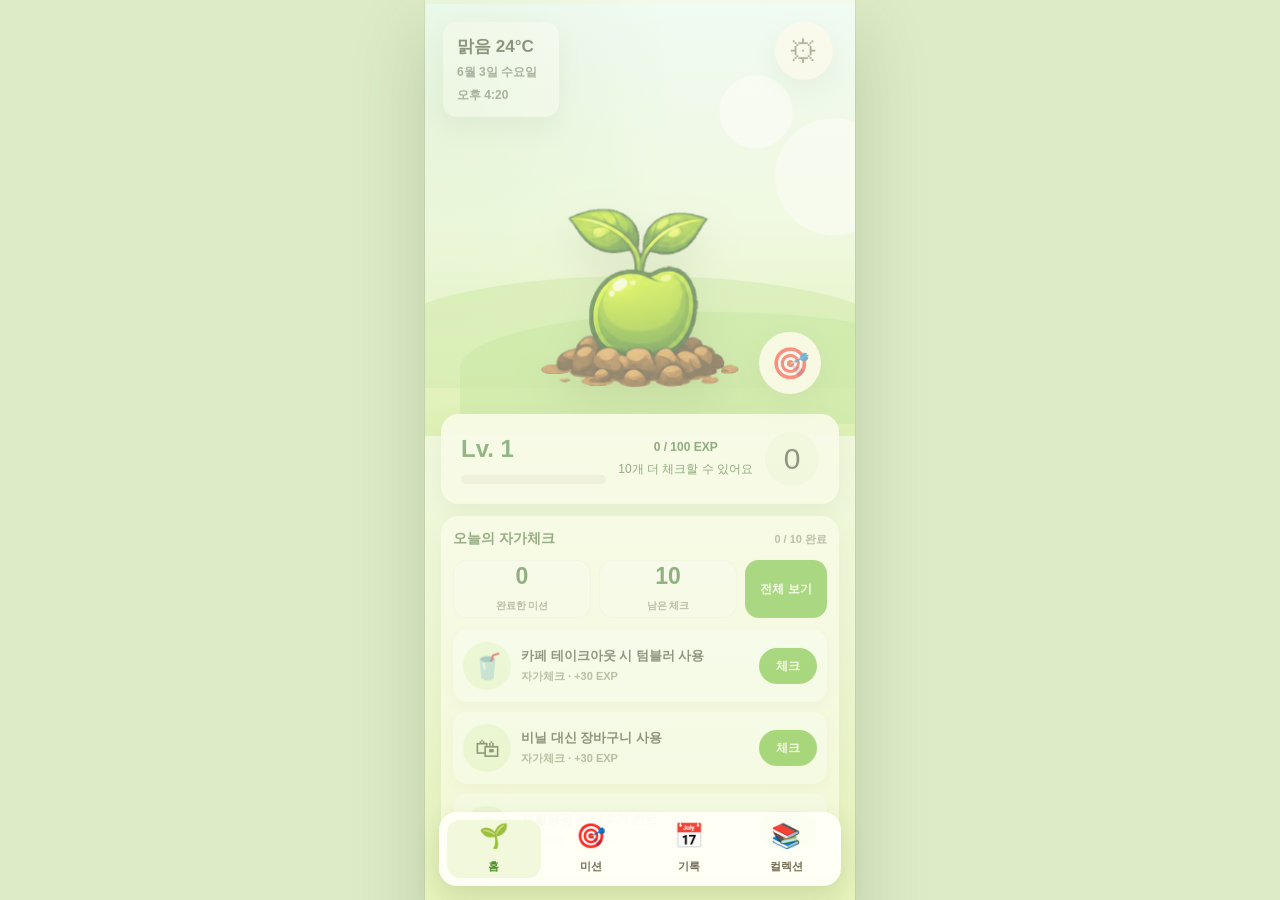
<file: index.html>
<!doctype html>
<html lang="ko">
  <head>
    <meta charset="utf-8" />
    <meta name="viewport" content="width=device-width, initial-scale=1" />
    <title>강낭콩 키우기</title>
    <meta http-equiv="refresh" content="0; url=./bean_grow_html/index.html" />
    <link rel="canonical" href="./bean_grow_html/index.html" />
    <style>
      body {
        margin: 0;
        min-height: 100vh;
        display: grid;
        place-items: center;
        background: #eef7d7;
        color: #315f26;
        font-family: Arial, "Malgun Gothic", sans-serif;
      }

      a {
        color: inherit;
        font-weight: 800;
      }
    </style>
  </head>
  <body>
    <a href="./bean_grow_html/index.html">강낭콩 키우기 열기</a>
  </body>
</html>
</file>
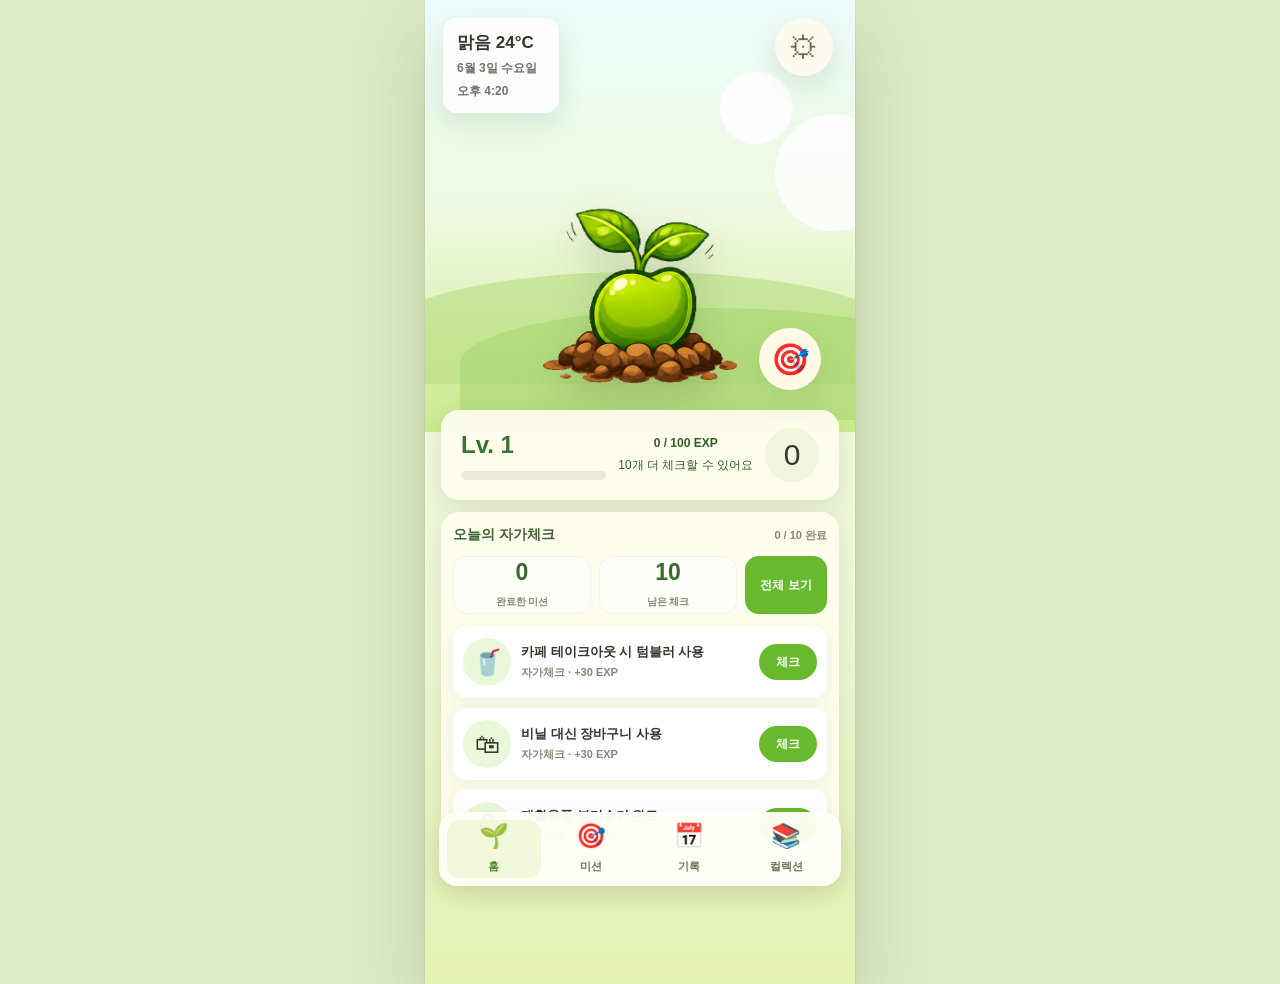
<file: bean_grow_html/index.html>
<!doctype html>
<html lang="ko">
  <head>
    <meta charset="utf-8" />
    <meta name="viewport" content="width=device-width, initial-scale=1" />
    <title>강낭콩 키우기 - 홈</title>
    <link rel="stylesheet" href="./styles.css" />
  </head>
  <body>
    <main class="app" aria-label="강낭콩 키우기">
      <section class="screen screen-home active">
        <div class="sky">
          <div class="weather">
            <strong>맑음 24°C</strong>
            <span>6월 3일 수요일</span>
            <span>오후 4:20</span>
          </div>
          <button class="gear" data-nav="settings" aria-label="설정으로 이동">⚙</button>
          <div class="garden" id="gardenDrop">
            <img
              src="./assets/bean-stage1.gif"
              alt="강낭콩 캐릭터"
              class="hero-bean"
              id="stageBean"
              data-stage="1"
              role="button"
              tabindex="0"
            />
            <div class="water-effect" aria-hidden="true">💧</div>
          </div>
          <button class="water-can" id="waterCan" aria-label="미션 화면으로 이동">🎯</button>
        </div>

        <div class="content home-content">
          <section class="level-panel">
            <div>
              <p class="level" id="levelText">Lv. 1</p>
              <div class="bar"><span id="homeExp" style="width: 0%"></span></div>
            </div>
            <div class="exp">
              <strong id="expText">0 / 100 EXP</strong>
              <span id="waterHint">오늘의 미션을 체크하면 콩이 성장합니다</span>
            </div>
            <div class="reward-icon" id="clearCountBadge">0</div>
          </section>

          <section class="mission-panel">
            <header>
              <h2>오늘의 자가체크</h2>
              <span id="homeProgressText">0 / 10 완료</span>
            </header>
            <div class="home-check-summary">
              <div>
                <strong id="homeClearBig">0</strong>
                <span>완료한 미션</span>
              </div>
              <div>
                <strong id="homeRemainBig">10</strong>
                <span>남은 체크</span>
              </div>
              <a href="./missions.html">전체 보기</a>
            </div>
            <div id="homeMissionList" class="home-mission-list"></div>
          </section>
        </div>
      </section>

      <nav class="bottom-nav" aria-label="하단 메뉴">
        <a class="active" href="./index.html"><span>🌱</span>홈</a>
        <a href="./missions.html"><span>🎯</span>미션</a>
        <a href="./records.html"><span>📅</span>기록</a>
        <a href="./collection.html"><span>📚</span>컬렉션</a>
      </nav>
    </main>
    <script src="./script.js"></script>
  </body>
</html>
</file>
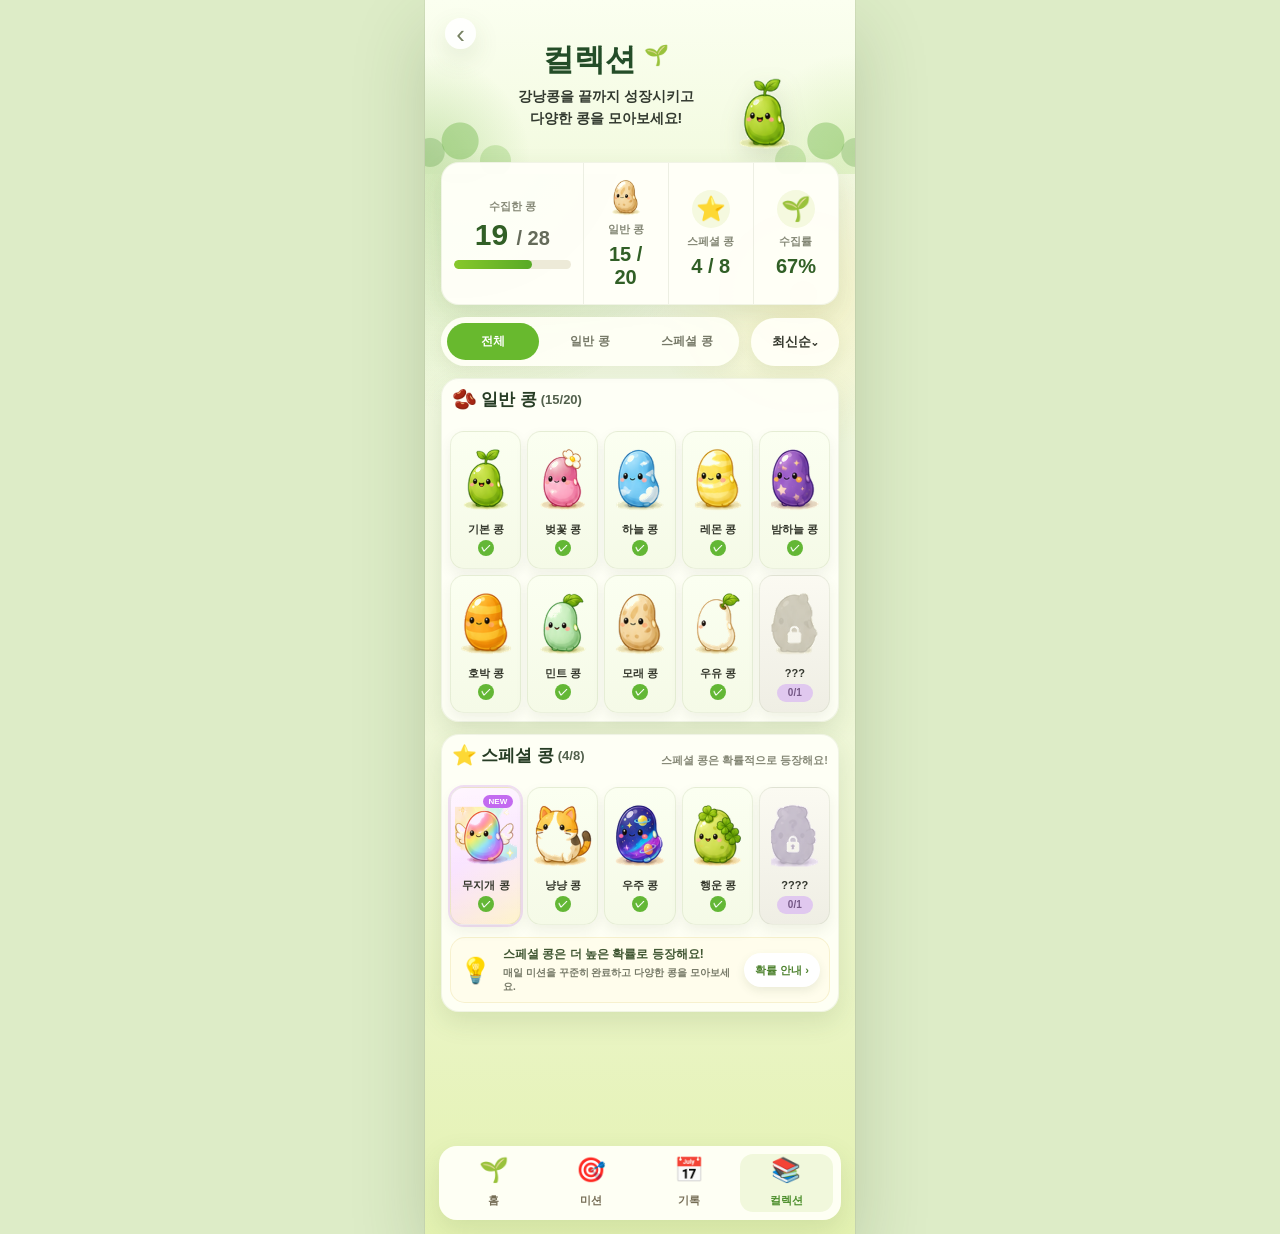
<file: bean_grow_html/collection.html>
<!doctype html>
<html lang="ko">
  <head>
    <meta charset="utf-8" />
    <meta name="viewport" content="width=device-width, initial-scale=1" />
    <title>강낭콩 키우기 - 컬렉션</title>
    <link rel="stylesheet" href="./styles.css" />
  </head>
  <body>
    <main class="app" aria-label="강낭콩 컬렉션">
      <section class="screen screen-collection active">
        <header class="page-head collection-head">
          <button class="back" data-nav="home" aria-label="홈으로 이동">‹</button>
          <div class="collection-title">
            <h1>컬렉션 <span>🌱</span></h1>
            <p>강낭콩을 끝까지 성장시키고<br />다양한 콩을 모아보세요!</p>
          </div>
          <img class="collection-mascot" src="./assets/beans/basic.png" alt="기본 강낭콩 캐릭터" />
        </header>

        <div class="content collection-content">
          <section class="collect-stats stats-card" aria-label="수집 현황">
            <div class="primary-stat">
              <small>수집한 콩</small>
              <strong>19 <em>/ 28</em></strong>
              <div class="bar"><span style="width: 67%"></span></div>
            </div>
            <div class="stat-item">
              <img src="./assets/beans/sand.png" alt="" />
              <small>일반 콩</small>
              <strong>15 / 20</strong>
            </div>
            <div class="stat-item">
              <span class="stat-symbol">⭐</span>
              <small>스페셜 콩</small>
              <strong>4 / 8</strong>
            </div>
            <div class="stat-item">
              <span class="stat-symbol">🌱</span>
              <small>수집률</small>
              <strong>67%</strong>
            </div>
          </section>

          <div class="collection-controls">
            <div class="tabs">
              <button class="active" data-filter="all">전체</button>
              <button data-filter="normal">일반 콩</button>
              <button data-filter="special">스페셜 콩</button>
            </div>
            <button class="sort-button" type="button">최신순⌄</button>
          </div>

          <section class="collection-group" data-group="normal">
            <div class="section-title">
              <h2><span>🫘</span> 일반 콩 <em>(15/20)</em></h2>
            </div>
            <div class="bean-grid">
              <article class="bean-card owned"><img src="./assets/beans/basic.png" alt="기본 콩" /><b>기본 콩</b><span>✓</span></article>
              <article class="bean-card owned"><img src="./assets/beans/blossom.png" alt="벚꽃 콩" /><b>벚꽃 콩</b><span>✓</span></article>
              <article class="bean-card owned"><img src="./assets/beans/sky.png" alt="하늘 콩" /><b>하늘 콩</b><span>✓</span></article>
              <article class="bean-card owned"><img src="./assets/beans/lemon.png" alt="레몬 콩" /><b>레몬 콩</b><span>✓</span></article>
              <article class="bean-card owned"><img src="./assets/beans/night.png" alt="밤하늘 콩" /><b>밤하늘 콩</b><span>✓</span></article>
              <article class="bean-card owned"><img src="./assets/beans/sunset.png" alt="호박 콩" /><b>호박 콩</b><span>✓</span></article>
              <article class="bean-card owned"><img src="./assets/beans/mint.png" alt="민트 콩" /><b>민트 콩</b><span>✓</span></article>
              <article class="bean-card owned"><img src="./assets/beans/sand.png" alt="모래 콩" /><b>모래 콩</b><span>✓</span></article>
              <article class="bean-card owned"><img src="./assets/beans/milk.png" alt="우유 콩" /><b>우유 콩</b><span>✓</span></article>
              <article class="bean-card locked"><img src="./assets/beans/locked-normal.png" alt="잠긴 콩" /><b>???</b><span>0/1</span></article>
            </div>
          </section>

          <section class="collection-group" data-group="special">
            <div class="section-title">
              <h2><span>⭐</span> 스페셜 콩 <em>(4/8)</em></h2>
              <span>스페셜 콩은 확률적으로 등장해요!</span>
            </div>
            <div class="bean-grid special">
              <article class="bean-card owned new"><img src="./assets/beans/rainbow.png" alt="무지개 콩" /><b>무지개 콩</b><span>✓</span></article>
              <article class="bean-card owned"><img src="./assets/beans/cat.png" alt="냥냥 콩" /><b>냥냥 콩</b><span>✓</span></article>
              <article class="bean-card owned"><img src="./assets/beans/space.png" alt="우주 콩" /><b>우주 콩</b><span>✓</span></article>
              <article class="bean-card owned"><img src="./assets/beans/lucky.png" alt="행운 콩" /><b>행운 콩</b><span>✓</span></article>
              <article class="bean-card locked"><img src="./assets/beans/locked-special.png" alt="잠긴 스페셜 콩" /><b>????</b><span>0/1</span></article>
            </div>
            <aside class="probability-note">
              <span>💡</span>
              <p><b>스페셜 콩은 더 높은 확률로 등장해요!</b><small>매일 미션을 꾸준히 완료하고 다양한 콩을 모아보세요.</small></p>
              <button type="button">확률 안내 ›</button>
            </aside>
          </section>
        </div>
      </section>

      <nav class="bottom-nav" aria-label="하단 메뉴">
        <a href="./index.html"><span>🌱</span>홈</a>
        <a href="./missions.html"><span>🎯</span>미션</a>
        <a href="./records.html"><span>📅</span>기록</a>
        <a class="active" href="./collection.html"><span>📚</span>컬렉션</a>
      </nav>
    </main>
    <script src="./script.js"></script>
  </body>
</html>
</file>
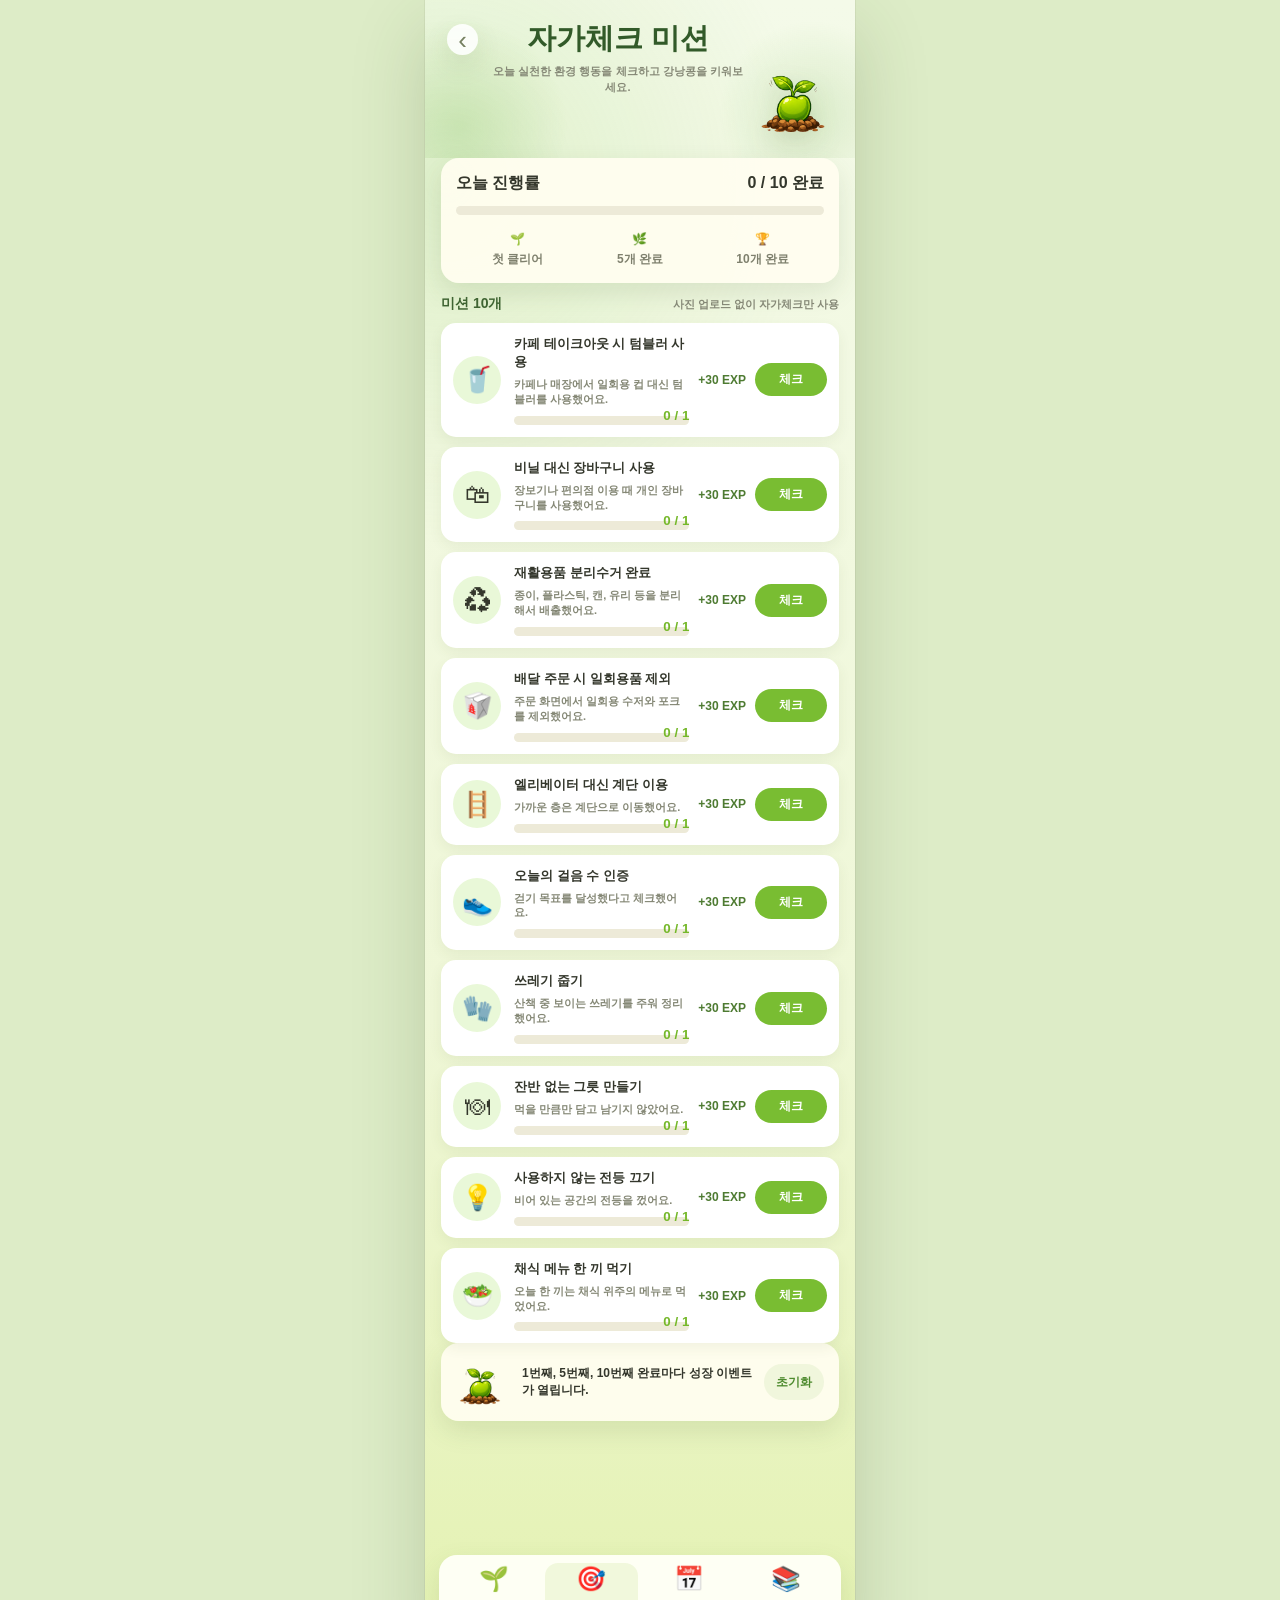
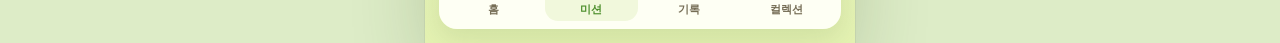
<file: bean_grow_html/missions.html>
<!doctype html>
<html lang="ko">
  <head>
    <meta charset="utf-8" />
    <meta name="viewport" content="width=device-width, initial-scale=1" />
    <title>강낭콩 키우기 - 미션</title>
    <link rel="stylesheet" href="./styles.css" />
  </head>
  <body>
    <main class="app" aria-label="자가체크 미션">
      <section class="screen screen-missions active">
        <header class="page-head">
          <button class="back" data-nav="home" aria-label="홈으로 이동">‹</button>
          <div>
            <h1>자가체크 미션</h1>
            <p>오늘 실천한 환경 행동을 체크하고 강낭콩을 키워보세요.</p>
          </div>
          <img src="./assets/bean-stage1.gif" alt="" />
        </header>
        <div class="content">
          <section class="weekly-progress">
            <div class="row-between">
              <strong>오늘 진행률</strong>
              <b id="missionProgressText">0 / 10 완료</b>
            </div>
            <div class="bar"><span id="missionProgressBar" style="width: 0%"></span></div>
            <div class="milestones">
              <span id="milestone1">🌱<em>첫 클리어</em></span>
              <span id="milestone5">🌿<em>5개 완료</em></span>
              <span id="milestone10">🏆<em>10개 완료</em></span>
            </div>
          </section>

          <div class="section-title">
            <h2>미션 10개</h2>
            <span>사진 업로드 없이 자가체크만 사용</span>
          </div>
          <div class="mission-list" id="missionCheckList"></div>

          <section class="bonus">
            <img src="./assets/bean-stage1.gif" alt="" />
            <p>1번째, 5번째, 10번째 완료마다 성장 이벤트가 열립니다.</p>
            <button class="ghost reset-progress" id="resetProgress" type="button">초기화</button>
          </section>
        </div>
      </section>

      <nav class="bottom-nav" aria-label="하단 메뉴">
        <a href="./index.html"><span>🌱</span>홈</a>
        <a class="active" href="./missions.html"><span>🎯</span>미션</a>
        <a href="./records.html"><span>📅</span>기록</a>
        <a href="./collection.html"><span>📚</span>컬렉션</a>
      </nav>
    </main>
    <script src="./script.js"></script>
  </body>
</html>
</file>
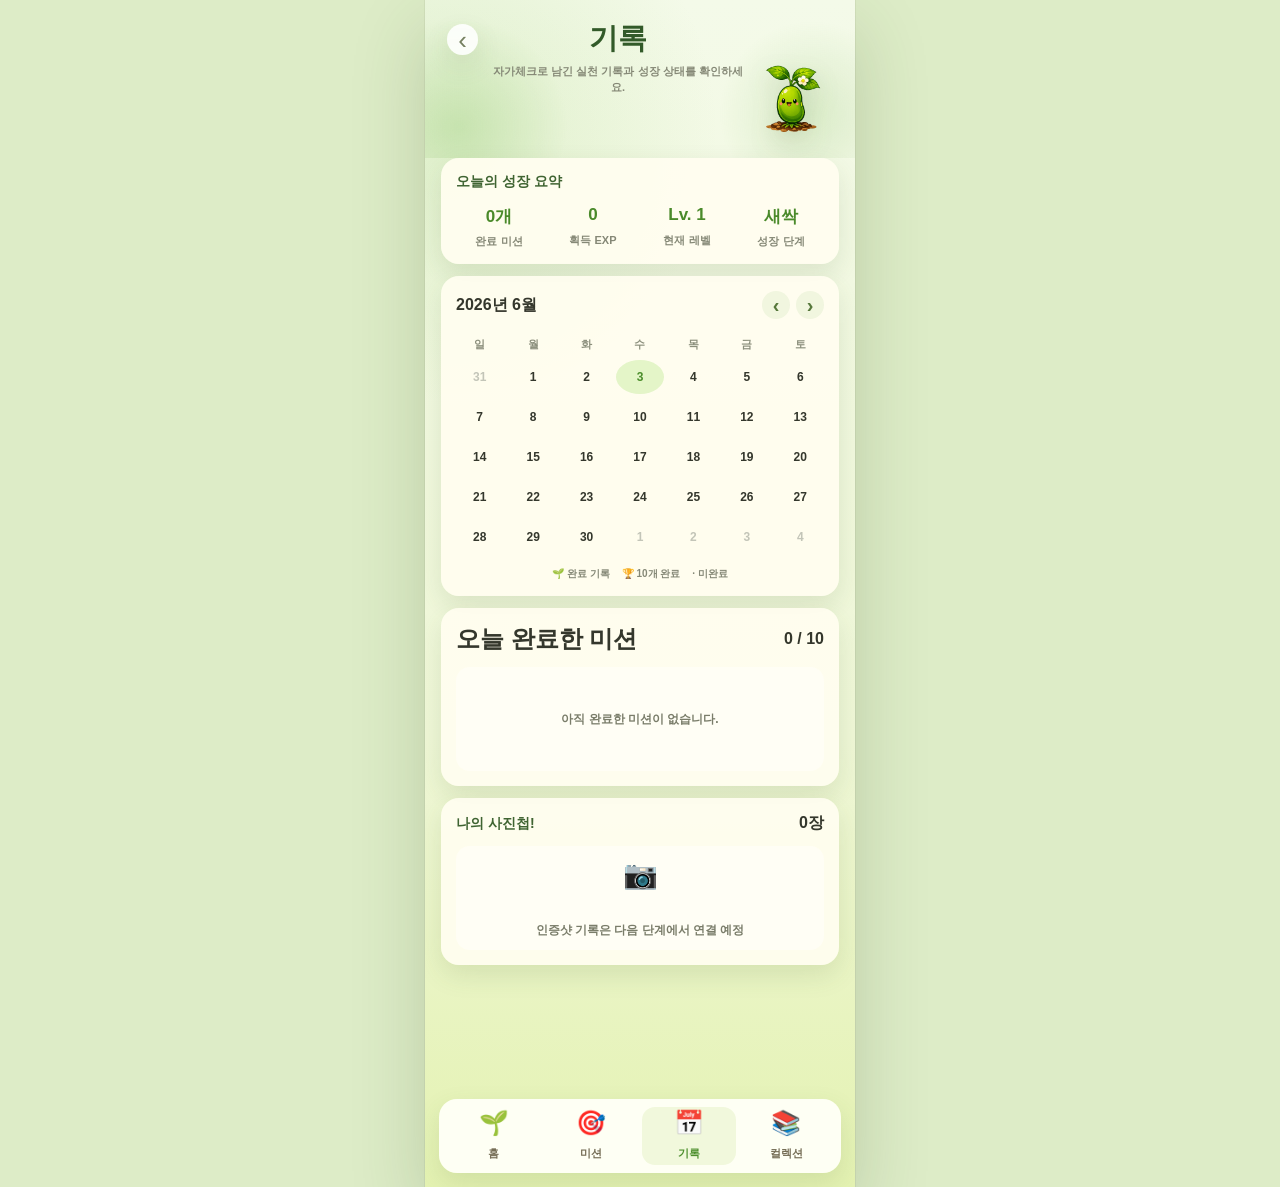
<file: bean_grow_html/records.html>
<!doctype html>
<html lang="ko">
  <head>
    <meta charset="utf-8" />
    <meta name="viewport" content="width=device-width, initial-scale=1" />
    <title>강낭콩 키우기 - 기록</title>
    <link rel="stylesheet" href="./styles.css" />
  </head>
  <body>
    <main class="app" aria-label="기록">
      <section class="screen screen-records active">
        <header class="page-head">
          <button class="back" data-nav="home" aria-label="홈으로 이동">‹</button>
          <div>
            <h1>기록</h1>
            <p>자가체크로 남긴 실천 기록과 성장 상태를 확인하세요.</p>
          </div>
          <img src="./assets/bean-stage2.gif" alt="" />
        </header>
        <div class="content">
          <section class="summary app-summary">
            <h2>오늘의 성장 요약</h2>
            <div>
              <span><b id="recordClearDays">0개</b><em>완료 미션</em></span>
              <span><b id="recordExp">0</b><em>획득 EXP</em></span>
              <span><b id="recordLevel">Lv. 1</b><em>현재 레벨</em></span>
              <span><b id="recordStage">새싹</b><em>성장 단계</em></span>
            </div>
          </section>

          <section class="calendar">
            <div class="row-between">
              <strong id="monthLabel">2026년 6월</strong>
              <span class="calendar-arrows"><button id="prevMonth">‹</button><button id="nextMonth">›</button></span>
            </div>
            <div class="weekdays">
              <b>일</b><b>월</b><b>화</b><b>수</b><b>목</b><b>금</b><b>토</b>
            </div>
            <div class="dates" id="calendarDates">
              <span class="muted">31</span><span>1</span><span>2</span><span class="today">3</span><span>4</span><span>5</span><span>6</span>
              <span>7</span><span>8</span><span>9</span><span>10</span><span>11</span><span>12</span><span>13</span>
              <span>14</span><span>15</span><span>16</span><span>17</span><span>18</span><span>19</span><span>20</span>
              <span>21</span><span>22</span><span>23</span><span>24</span><span>25</span><span>26</span><span>27</span>
              <span>28</span><span>29</span><span>30</span><span class="muted">1</span><span class="muted">2</span><span class="muted">3</span><span class="muted">4</span>
            </div>
            <div class="legend"><span>🌱 완료 기록</span><span>🏆 10개 완료</span><span>· 미완료</span></div>
          </section>

          <section class="done-list">
            <div class="row-between">
              <h2>오늘 완료한 미션</h2>
              <strong id="doneListCount">0 / 10</strong>
            </div>
            <div id="doneMissionList"></div>
          </section>

          <section class="photo-album">
            <div class="row-between">
              <h2>나의 사진첩!</h2>
              <strong id="albumCount">0장</strong>
            </div>
            <div class="album-empty">
              <span>📷</span>
              <p>인증샷 기록은 다음 단계에서 연결 예정</p>
            </div>
          </section>
        </div>
      </section>

      <nav class="bottom-nav" aria-label="하단 메뉴">
        <a href="./index.html"><span>🌱</span>홈</a>
        <a href="./missions.html"><span>🎯</span>미션</a>
        <a class="active" href="./records.html"><span>📅</span>기록</a>
        <a href="./collection.html"><span>📚</span>컬렉션</a>
      </nav>
    </main>
    <script src="./script.js"></script>
  </body>
</html>
</file>
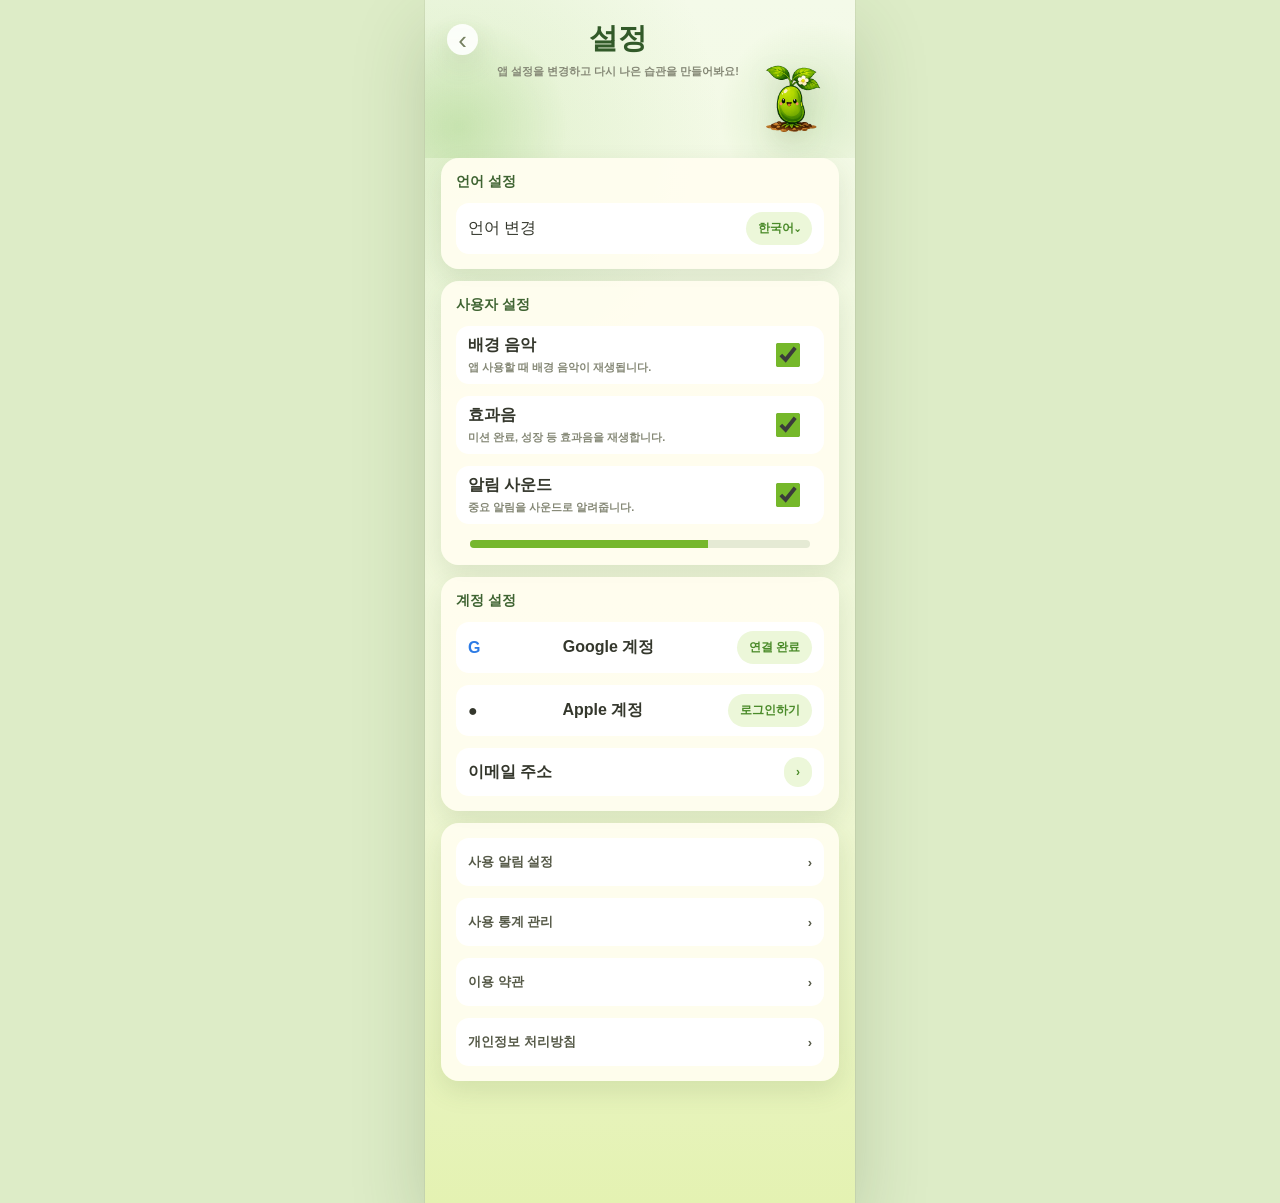
<file: bean_grow_html/settings.html>
<!doctype html>
<html lang="ko">
  <head>
    <meta charset="utf-8" />
    <meta name="viewport" content="width=device-width, initial-scale=1" />
    <title>강낭콩 키우기 - 설정</title>
    <link rel="stylesheet" href="./styles.css" />
  </head>
  <body>
    <main class="app" aria-label="설정">
      <section class="screen screen-settings active">
        <header class="page-head">
          <button class="back" data-nav="home" aria-label="홈으로 이동">‹</button>
          <div>
            <h1>설정</h1>
            <p>앱 설정을 변경하고 다시 나은 습관을 만들어봐요!</p>
          </div>
          <img src="./assets/bean-stage2.gif" alt="" />
        </header>
        <div class="content">
          <section class="settings-card">
            <h2>언어 설정</h2>
            <label class="select-row"><span>언어 변경</span><button id="languageBtn">한국어⌄</button></label>
          </section>
          <section class="settings-card">
            <h2>사용자 설정</h2>
            <label class="setting-row">
              <span><b>배경 음악</b><em>앱 사용할 때 배경 음악이 재생됩니다.</em></span>
              <input type="checkbox" checked />
            </label>
            <label class="setting-row">
              <span><b>효과음</b><em>미션 완료, 성장 등 효과음을 재생합니다.</em></span>
              <input type="checkbox" checked />
            </label>
            <label class="setting-row">
              <span><b>알림 사운드</b><em>중요 알림을 사운드로 알려줍니다.</em></span>
              <input type="checkbox" checked />
            </label>
            <div class="slider"><span style="width: 70%"></span></div>
          </section>
          <section class="settings-card">
            <h2>계정 설정</h2>
            <button class="account google">Google 계정 <b>연결 완료</b></button>
            <button class="account apple">Apple 계정 <b>로그인하기</b></button>
            <button class="account">이메일 주소 <b>›</b></button>
          </section>
          <section class="settings-card menu-list">
            <button>사용 알림 설정 <b>›</b></button>
            <button>사용 통계 관리 <b>›</b></button>
            <button>이용 약관 <b>›</b></button>
            <button>개인정보 처리방침 <b>›</b></button>
          </section>
        </div>
      </section>
    </main>
    <script src="./script.js"></script>
  </body>
</html>
</file>
<file: bean_grow_html/styles.css>
:root {
  --green: #75b82a;
  --deep: #315f26;
  --mint: #e9f8e8;
  --cream: #fffdf0;
  --line: #ecead8;
  --text: #34372c;
  --muted: #858876;
  --shadow: 0 10px 26px rgba(70, 97, 47, 0.13);
}

* {
  box-sizing: border-box;
}

body {
  margin: 0;
  min-height: 100svh;
  display: grid;
  place-items: start center;
  background: #ddecc7;
  color: var(--text);
  font-family: Arial, "Apple SD Gothic Neo", "Malgun Gothic", sans-serif;
}

button {
  border: 0;
  font: inherit;
  cursor: pointer;
}

a {
  color: inherit;
  text-decoration: none;
}

.app {
  position: relative;
  width: min(100vw, 430px);
  min-height: 100svh;
  overflow: hidden;
  background:
    radial-gradient(circle at 5% 11%, rgba(149, 204, 105, 0.22), transparent 24%),
    linear-gradient(180deg, #f4fae9 0%, #eff7d7 62%, #e4f2b2 100%);
  box-shadow: 0 0 0 1px rgba(52, 55, 44, 0.06), 0 30px 70px rgba(49, 77, 32, 0.2);
}

.screen {
  display: none;
  min-height: 100svh;
  padding-bottom: 92px;
  animation: rise 280ms ease both;
}

.screen.active {
  display: block;
}

.content {
  position: relative;
  z-index: 2;
  padding: 0 16px 18px;
}

.sky {
  position: relative;
  min-height: 432px;
  background:
    radial-gradient(circle at 77% 25%, rgba(255, 255, 255, 0.9) 0 36px, transparent 37px),
    radial-gradient(circle at 95% 40%, rgba(255, 255, 255, 0.78) 0 58px, transparent 59px),
    linear-gradient(180deg, #ecfbfb 0%, #eef9de 52%, #cce98d 100%);
  overflow: hidden;
}

.sky::before,
.sky::after {
  content: "";
  position: absolute;
  left: -35px;
  right: -35px;
  bottom: 48px;
  height: 112px;
  border-radius: 50% 50% 0 0;
  background: #b8df83;
  opacity: 0.62;
}

.sky::after {
  bottom: 12px;
  background: #a9d972;
  transform: translateX(70px);
}

.weather {
  position: absolute;
  top: 18px;
  left: 18px;
  z-index: 3;
  width: 116px;
  padding: 13px 14px;
  display: grid;
  gap: 6px;
  border-radius: 14px;
  background: rgba(255, 255, 255, 0.8);
  box-shadow: var(--shadow);
}

.weather strong {
  font-size: 17px;
}

.weather span {
  color: #6f7468;
  font-size: 12px;
  font-weight: 700;
}

.gear {
  position: absolute;
  top: 18px;
  right: 22px;
  z-index: 3;
  width: 58px;
  height: 58px;
  border-radius: 50%;
  background: #fffaf0;
  color: #71684f;
  box-shadow: var(--shadow);
  font-size: 30px;
}

.garden {
  position: absolute;
  z-index: 2;
  left: 50%;
  bottom: 28px;
  width: 280px;
  height: 314px;
  transform: translateX(-50%);
  display: grid;
  place-items: end center;
}

.hero-bean {
  width: 236px;
  height: 260px;
  object-fit: contain;
  cursor: pointer;
  filter: drop-shadow(0 20px 20px rgba(62, 73, 28, 0.2));
  animation: idle 2.8s ease-in-out infinite;
}

.hero-bean:focus-visible {
  outline: 4px solid rgba(117, 184, 42, 0.45);
  outline-offset: 8px;
  border-radius: 28px;
}

.hero-bean.stage-pop {
  animation: pop 360ms ease both, idle 2.8s ease-in-out 360ms infinite;
}

.water-can {
  position: absolute;
  right: 34px;
  bottom: 42px;
  z-index: 4;
  width: 62px;
  height: 62px;
  border-radius: 50%;
  background: #fff9e7;
  box-shadow: var(--shadow);
  font-size: 31px;
  touch-action: none;
  transition: transform 180ms ease, box-shadow 180ms ease;
}

.water-can.dragging {
  transform: scale(1.08);
  box-shadow: 0 18px 34px rgba(59, 91, 36, 0.24);
}

.water-effect {
  position: absolute;
  top: 50px;
  right: 94px;
  opacity: 0;
  font-size: 33px;
  transform: translateY(-8px);
  pointer-events: none;
}

.garden.watered .water-effect {
  animation: splash 850ms ease both;
}

.home-content {
  margin-top: -22px;
}

.level-panel,
.mission-panel,
.weekly-progress,
.calendar,
.done-list,
.summary,
.collect-stats,
.collection-group,
.settings-card,
.bonus {
  border-radius: 18px;
  background: rgba(255, 253, 240, 0.94);
  box-shadow: var(--shadow);
}

.level-panel {
  display: grid;
  grid-template-columns: 1fr auto 54px;
  gap: 12px;
  align-items: center;
  padding: 18px 20px;
}

.level {
  margin: 0 0 12px;
  color: #397532;
  font-size: 24px;
  font-weight: 900;
}

.exp {
  display: grid;
  gap: 7px;
  text-align: center;
  color: var(--deep);
  font-size: 12px;
}

.reward-icon {
  width: 54px;
  height: 54px;
  display: grid;
  place-items: center;
  border-radius: 50%;
  background: #f1f7dd;
  font-size: 30px;
}

.bar {
  height: 9px;
  overflow: hidden;
  border-radius: 999px;
  background: #edead8;
}

.bar span {
  display: block;
  height: 100%;
  border-radius: inherit;
  background: linear-gradient(90deg, #87c82b, #58aa26);
}

.mission-panel {
  margin-top: 12px;
  padding: 14px 12px 12px;
}

.mission-panel header,
.section-title,
.row-between {
  display: flex;
  align-items: center;
  justify-content: space-between;
  gap: 8px;
}

h1,
h2,
h3,
p {
  margin: 0;
}

.mission-panel h2,
.section-title h2,
.summary h2,
.collection-group h2,
.settings-card h2 {
  color: #3f6432;
  font-size: 14px;
  font-weight: 900;
}

.mission-panel header span,
.section-title span,
.page-head p,
.wide-quest p,
.setting-row em,
.collect-stats small,
.summary em {
  color: var(--muted);
  font-size: 11px;
  font-style: normal;
  font-weight: 700;
}

.quest {
  margin-top: 10px;
  min-height: 78px;
  display: grid;
  grid-template-columns: 50px 1fr auto 36px;
  gap: 10px;
  align-items: center;
  padding: 10px;
  border-radius: 14px;
  background: white;
  box-shadow: 0 5px 14px rgba(72, 83, 48, 0.07);
}

.quest-icon {
  width: 48px;
  height: 48px;
  display: grid;
  place-items: center;
  border-radius: 50%;
  font-size: 25px;
}

.green {
  background: #e9f8d8;
}

.blue {
  background: #e5f4ff;
}

.yellow {
  background: #fff6cc;
}

.clay {
  background: #f3ead7;
}

.quest-main {
  min-width: 0;
}

.quest-main h3,
.wide-quest h3 {
  margin-bottom: 8px;
  font-size: 13px;
  font-weight: 900;
}

.quest-main small {
  float: right;
  margin-top: -17px;
  color: var(--green);
  font-weight: 900;
}

.coin {
  display: grid;
  justify-items: center;
  color: #574f31;
  font-size: 20px;
}

.coin b {
  font-size: 10px;
}

.quest button {
  width: 36px;
  height: 36px;
  border-radius: 50%;
  background: #b9b7a1;
  color: white;
  font-size: 27px;
  font-weight: 900;
}

.quest.complete button {
  background: #65b82b;
}

.page-head {
  position: relative;
  min-height: 158px;
  padding: 24px 22px 18px;
  display: grid;
  grid-template-columns: 34px 1fr 78px;
  gap: 8px;
  align-items: start;
  background:
    radial-gradient(circle at 8% 80%, rgba(136, 194, 102, 0.28), transparent 26%),
    radial-gradient(circle at 90% 72%, rgba(122, 184, 87, 0.2), transparent 23%);
}

.page-head h1 {
  color: #325a29;
  font-size: 29px;
  line-height: 1;
  text-align: center;
  letter-spacing: 0;
}

.page-head p {
  margin-top: 11px;
  text-align: center;
  line-height: 1.45;
}

.page-head img {
  width: 76px;
  height: 86px;
  object-fit: contain;
  align-self: end;
  filter: drop-shadow(0 10px 12px rgba(65, 89, 39, 0.15));
}

.back {
  width: 31px;
  height: 31px;
  border-radius: 50%;
  background: rgba(255, 255, 255, 0.86);
  color: #758060;
  box-shadow: var(--shadow);
  font-size: 26px;
  line-height: 1;
}

.weekly-progress,
.calendar,
.done-list,
.summary,
.collect-stats,
.collection-group,
.settings-card,
.bonus {
  padding: 15px;
  margin-bottom: 12px;
}

.weekly-progress .bar {
  margin: 12px 0 17px;
}

.milestones {
  display: grid;
  grid-template-columns: repeat(3, 1fr);
  text-align: center;
  color: #7f816e;
  font-size: 12px;
  font-weight: 800;
}

.milestones span {
  display: grid;
  gap: 5px;
}

.milestones em {
  font-style: normal;
}

.mission-list {
  display: grid;
  gap: 10px;
  margin-top: 10px;
}

.wide-quest {
  display: grid;
  grid-template-columns: 18px 54px 1fr auto auto;
  gap: 9px;
  align-items: center;
  padding: 12px;
  border-radius: 15px;
  background: white;
  box-shadow: 0 5px 14px rgba(72, 83, 48, 0.07);
  touch-action: none;
  user-select: none;
}

.wide-quest button {
  grid-column: 5;
  min-width: 68px;
  padding: 8px 10px;
  border-radius: 999px;
  background: #79bd32;
  color: white;
  font-size: 12px;
  font-weight: 900;
}

.wide-quest .ghost {
  background: #f0f6dc;
  color: #4d8a2e;
}

.wide-quest strong {
  color: #4e7b32;
  font-size: 12px;
}

.drag-handle {
  color: #b4b79f;
  font-size: 15px;
  font-weight: 900;
  line-height: 1;
  cursor: grab;
}

.draggable-card.lifted {
  position: fixed;
  z-index: 30;
  pointer-events: none;
  transform: scale(1.02);
  box-shadow: 0 18px 35px rgba(57, 83, 34, 0.24);
}

.drag-placeholder {
  border-radius: 15px;
  background: rgba(117, 184, 42, 0.15);
  outline: 2px dashed rgba(117, 184, 42, 0.38);
}

.bonus {
  display: grid;
  grid-template-columns: 56px 1fr auto;
  gap: 10px;
  align-items: center;
  font-size: 12px;
  font-weight: 800;
}

.bonus img {
  width: 48px;
  height: 48px;
  object-fit: contain;
}

.calendar .weekdays,
.calendar .dates {
  display: grid;
  grid-template-columns: repeat(7, 1fr);
  gap: 6px;
  text-align: center;
}

.calendar-arrows {
  display: flex;
  gap: 6px;
}

.calendar-arrows button {
  width: 28px;
  height: 28px;
  border-radius: 50%;
  background: #f1f6df;
  color: #57783c;
  font-size: 20px;
  font-weight: 900;
}

.calendar .weekdays {
  margin: 18px 0 8px;
  color: #8b8f7c;
  font-size: 11px;
}

.dates span {
  position: relative;
  min-height: 34px;
  display: grid;
  place-items: center;
  border-radius: 50%;
  font-size: 12px;
  font-weight: 800;
}

.dates .muted {
  color: #c3c5b8;
}

.dates .sprout::after {
  content: "🌱";
  position: absolute;
  bottom: -3px;
  font-size: 11px;
}

.dates .today {
  background: #e4f5c8;
  color: #4b8d2b;
}

.dates.pulse {
  animation: rise 220ms ease both;
}

.legend {
  margin-top: 13px;
  display: flex;
  justify-content: center;
  gap: 12px;
  color: #858876;
  font-size: 10px;
  font-weight: 700;
}

.done-list article {
  margin-top: 9px;
  display: grid;
  grid-template-columns: 44px 1fr auto 28px;
  gap: 8px;
  align-items: center;
  padding: 10px;
  border-radius: 14px;
  background: white;
}

.done-list article span {
  width: 42px;
  height: 42px;
  display: grid;
  place-items: center;
  border-radius: 50%;
  background: #ecf7d8;
  font-size: 23px;
}

.done-list article p {
  font-size: 13px;
  font-weight: 900;
}

.done-list article b {
  font-size: 11px;
  color: #7d7145;
}

.done-list article i {
  display: grid;
  place-items: center;
  width: 26px;
  height: 26px;
  border-radius: 50%;
  background: #68b92e;
  color: white;
  font-style: normal;
  font-weight: 900;
}

.summary div {
  display: grid;
  grid-template-columns: repeat(4, 1fr);
  gap: 8px;
  margin-top: 14px;
  text-align: center;
}

.summary span {
  display: grid;
  gap: 6px;
}

.summary b {
  color: #4a8a2a;
  font-size: 17px;
}

.collect-stats {
  display: grid;
  grid-template-columns: 1.25fr 1fr 1fr;
  gap: 12px;
}

.collect-stats div {
  min-width: 0;
  display: grid;
  gap: 6px;
}

.collect-stats strong {
  color: #315f26;
  font-size: 20px;
}

.tabs {
  display: grid;
  grid-template-columns: 1fr 1fr 1fr 1.1fr;
  gap: 5px;
  margin: 0 0 12px;
  padding: 7px;
  border-radius: 999px;
  background: rgba(255, 253, 240, 0.82);
}

.tabs button {
  min-height: 34px;
  border-radius: 999px;
  background: transparent;
  color: #777a68;
  font-size: 12px;
  font-weight: 900;
}

.tabs .active {
  background: #68b92e;
  color: white;
}

.collection-group h2 {
  margin-bottom: 10px;
}

.collection-group.hidden {
  display: none;
}

.bean-grid {
  display: grid;
  grid-template-columns: repeat(5, 1fr);
  gap: 8px;
}

.bean-grid article {
  min-height: 86px;
  padding: 7px 4px 6px;
  display: grid;
  justify-items: center;
  align-content: center;
  gap: 4px;
  border-radius: 13px;
  background: #f7fae9;
}

.bean-grid img,
.bean {
  width: 42px;
  height: 46px;
  object-fit: contain;
}

.bean-grid b,
.bean-grid span {
  font-size: 10px;
}

.bean-grid span {
  color: #62ad2d;
  font-weight: 900;
}

.bean {
  position: relative;
  border-radius: 48% 52% 45% 55% / 58% 55% 45% 42%;
  background: linear-gradient(145deg, #aee947, #65bf2d);
  box-shadow: inset -6px -9px 0 rgba(53, 93, 24, 0.14), inset 7px 8px 0 rgba(255, 255, 255, 0.23);
}

.bean::before,
.bean::after {
  content: "";
  position: absolute;
  top: 22px;
  width: 6px;
  height: 8px;
  border-radius: 50%;
  background: #222;
}

.bean::before {
  left: 11px;
}

.bean::after {
  right: 11px;
}

.pink { background: linear-gradient(145deg, #ff9bc4, #e45e93); }
.blue { background: linear-gradient(145deg, #8fe4ff, #4eaee8); }
.yellow { background: linear-gradient(145deg, #ffe77c, #f2b837); }
.purple { background: linear-gradient(145deg, #a889ff, #6d49cb); }
.orange { background: linear-gradient(145deg, #ffc55f, #f18a27); }
.mint { background: linear-gradient(145deg, #b8efc8, #66bd85); }
.cream { background: linear-gradient(145deg, #fff0c7, #e6bd75); }
.milk { background: linear-gradient(145deg, #fffdf2, #e9e1c7); }
.rainbow { background: linear-gradient(135deg, #ff8bbd, #ffe775 34%, #7be3ff 66%, #9c85ff); }
.cat { background: linear-gradient(145deg, #ffcc77, #e58d3d); }
.space { background: radial-gradient(circle at 63% 25%, #ffe870 0 3px, transparent 4px), linear-gradient(145deg, #33328e, #7f47d3); }
.grape { background: linear-gradient(145deg, #9ce45d, #5da932); }

.locked {
  color: #a3a59b;
  filter: grayscale(0.2);
}

.locked div {
  width: 42px;
  height: 46px;
  display: grid;
  place-items: center;
  border-radius: 40%;
  background: #d8d8cd;
}

.settings-card {
  display: grid;
  gap: 12px;
}

.select-row,
.setting-row,
.account,
.menu-list button {
  min-height: 48px;
  display: flex;
  align-items: center;
  justify-content: space-between;
  gap: 12px;
  padding: 9px 12px;
  border-radius: 13px;
  background: white;
  color: var(--text);
}

.select-row button,
.account b {
  padding: 8px 12px;
  border-radius: 999px;
  background: #ecf7d9;
  color: #4b8b2a;
  font-size: 12px;
  font-weight: 900;
}

.setting-row span {
  display: grid;
  gap: 4px;
}

input[type="checkbox"] {
  width: 42px;
  height: 24px;
  accent-color: var(--green);
}

.slider {
  height: 8px;
  margin: 4px 14px 2px;
  overflow: hidden;
  border-radius: 999px;
  background: #e5ead4;
}

.slider span {
  display: block;
  height: 100%;
  background: #76b72d;
}

.account {
  width: 100%;
  text-align: left;
  font-weight: 900;
}

.account.google::before {
  content: "G";
  color: #2c7be5;
}

.account.apple::before {
  content: "●";
}

.menu-list button {
  width: 100%;
  color: #555947;
  font-size: 13px;
  font-weight: 800;
}

.bottom-nav {
  position: fixed;
  z-index: 10;
  left: 50%;
  bottom: 14px;
  width: min(calc(100vw - 28px), 402px);
  height: 74px;
  display: grid;
  grid-template-columns: repeat(4, 1fr);
  gap: 4px;
  padding: 8px;
  transform: translateX(-50%);
  border-radius: 18px;
  background: rgba(255, 255, 247, 0.96);
  box-shadow: var(--shadow);
}

.bottom-nav button,
.bottom-nav a {
  display: grid;
  place-items: center;
  gap: 3px;
  border-radius: 13px;
  background: transparent;
  color: #756d55;
  font-size: 11px;
  font-weight: 900;
}

.bottom-nav button span,
.bottom-nav a span {
  font-size: 24px;
  line-height: 1;
}

.bottom-nav .active {
  background: #f1f8dc;
  color: #4d8f2d;
}

@keyframes rise {
  from {
    opacity: 0;
    transform: translateY(8px);
  }
  to {
    opacity: 1;
    transform: translateY(0);
  }
}

@keyframes idle {
  0%,
  100% {
    transform: translateY(0) scale(1);
  }
  50% {
    transform: translateY(-5px) scale(1.015);
  }
}

@keyframes splash {
  0% {
    opacity: 0;
    transform: translateY(-10px) scale(0.8);
  }
  35% {
    opacity: 1;
    transform: translateY(0) scale(1);
  }
  100% {
    opacity: 0;
    transform: translateY(22px) scale(0.9);
  }
}

@keyframes pop {
  0% {
    transform: scale(0.92);
  }
  65% {
    transform: scale(1.06);
  }
  100% {
    transform: scale(1);
  }
}

@media (max-width: 360px) {
  .quest {
    grid-template-columns: 44px 1fr 32px;
  }

  .quest .coin {
    display: none;
  }

  .wide-quest {
    grid-template-columns: 16px 46px 1fr;
  }

  .wide-quest strong,
  .wide-quest button {
    grid-column: 3;
    justify-self: start;
  }

  .bean-grid {
    grid-template-columns: repeat(4, 1fr);
  }
}

.screen-collection {
  background:
    radial-gradient(circle at 8% 12%, rgba(155, 205, 102, 0.22), transparent 26%),
    radial-gradient(circle at 88% 26%, rgba(255, 214, 97, 0.2), transparent 17%);
}

.collection-head {
  min-height: 174px;
  grid-template-columns: 40px 1fr 108px;
  padding: 18px 20px 18px;
  overflow: hidden;
  background:
    radial-gradient(circle at 0% 92%, rgba(121, 184, 78, 0.32), transparent 23%),
    radial-gradient(circle at 100% 88%, rgba(150, 205, 90, 0.24), transparent 22%),
    linear-gradient(180deg, #fbfff0 0%, #f2fadf 100%);
}

.collection-head::before,
.collection-head::after {
  content: "";
  position: absolute;
  bottom: -26px;
  width: 136px;
  height: 82px;
  border-radius: 60% 60% 0 0;
  background:
    radial-gradient(circle at 20% 42%, rgba(82, 151, 59, 0.28) 0 14px, transparent 15px),
    radial-gradient(circle at 42% 28%, rgba(113, 183, 75, 0.42) 0 18px, transparent 19px),
    radial-gradient(circle at 68% 52%, rgba(126, 193, 83, 0.3) 0 15px, transparent 16px);
  pointer-events: none;
}

.collection-head::before {
  left: -22px;
}

.collection-head::after {
  right: -28px;
  transform: scaleX(-1);
}

.collection-title {
  align-self: center;
  position: relative;
  z-index: 1;
}

.collection-title h1 {
  color: #244d28;
  font-size: 31px;
  line-height: 1;
  text-align: center;
}

.collection-title h1 span {
  font-size: 20px;
  vertical-align: 8px;
}

.collection-title p {
  color: #32392f;
  font-size: 14px;
  line-height: 1.55;
  text-align: center;
}

.collection-mascot {
  position: relative;
  z-index: 1;
  width: 112px;
  height: 122px;
  align-self: end;
  object-fit: contain;
  filter: drop-shadow(0 13px 14px rgba(72, 112, 42, 0.2));
}

.collection-content {
  margin-top: -12px;
}

.screen-collection .stats-card {
  grid-template-columns: 1.65fr 1fr 1fr 1fr;
  gap: 0;
  padding: 0;
  overflow: hidden;
  border: 1px solid rgba(78, 118, 48, 0.08);
  background: rgba(255, 255, 248, 0.96);
}

.screen-collection .stats-card > div {
  min-height: 116px;
  padding: 15px 12px;
  display: grid;
  align-content: center;
  justify-items: center;
  gap: 6px;
  text-align: center;
}

.screen-collection .stats-card > div + div {
  border-left: 1px solid rgba(110, 125, 82, 0.12);
}

.screen-collection .primary-stat {
  justify-items: start;
  text-align: left;
  padding-left: 18px;
}

.screen-collection .primary-stat strong {
  font-size: 30px;
  line-height: 1;
}

.screen-collection .primary-stat em {
  color: #656b5a;
  font-size: 20px;
  font-style: normal;
  font-weight: 800;
}

.screen-collection .primary-stat .bar {
  width: 100%;
  margin-top: 4px;
}

.stat-item img {
  width: 38px;
  height: 38px;
  object-fit: contain;
}

.stat-symbol {
  width: 38px;
  height: 38px;
  display: grid;
  place-items: center;
  border-radius: 50%;
  background: #f5f9df;
  font-size: 24px;
}

.collection-controls {
  display: grid;
  grid-template-columns: 1fr auto;
  gap: 12px;
  align-items: center;
  margin-bottom: 12px;
}

.collection-controls .tabs {
  grid-template-columns: repeat(3, 1fr);
  margin: 0;
  padding: 6px;
  background: rgba(255, 255, 247, 0.9);
  box-shadow: 0 5px 15px rgba(71, 92, 49, 0.08);
}

.collection-controls .tabs button {
  min-height: 37px;
}

.sort-button {
  min-width: 88px;
  min-height: 48px;
  padding: 0 14px;
  border-radius: 999px;
  background: rgba(255, 255, 247, 0.94);
  color: #34372c;
  box-shadow: 0 5px 15px rgba(71, 92, 49, 0.09);
  font-size: 13px;
  font-weight: 900;
}

.screen-collection .collection-group {
  padding: 8px;
  border: 1px solid rgba(78, 118, 48, 0.08);
  background: rgba(255, 255, 248, 0.92);
}

.screen-collection .section-title {
  margin: 0 2px 10px;
}

.screen-collection .section-title h2 {
  display: flex;
  align-items: center;
  gap: 4px;
  color: #273d25;
  font-size: 17px;
}

.screen-collection .section-title h2 span {
  font-size: 20px;
}

.screen-collection .section-title h2 em {
  color: #53614d;
  font-size: 13px;
  font-style: normal;
}

.screen-collection .bean-grid {
  grid-template-columns: repeat(5, minmax(0, 1fr));
  gap: 6px;
}

.screen-collection .bean-card {
  position: relative;
  min-height: 138px;
  padding: 7px 2px 8px;
  align-content: start;
  border: 1px solid rgba(113, 139, 72, 0.12);
  border-radius: 14px;
  background: linear-gradient(180deg, #fbfff1 0%, #f5fae7 100%);
  box-shadow: 0 6px 13px rgba(78, 91, 50, 0.08);
}

.screen-collection .bean-card img {
  width: 66px;
  height: 80px;
  object-fit: contain;
  transform: translateY(0);
}

.screen-collection .bean-card b {
  color: #34372c;
  font-size: 11px;
  line-height: 1.15;
}

.screen-collection .bean-card span {
  width: 16px;
  height: 16px;
  display: grid;
  place-items: center;
  border-radius: 50%;
  background: #63b735;
  color: white;
  font-size: 10px;
  line-height: 1;
}

.screen-collection .bean-card.new {
  background:
    linear-gradient(180deg, rgba(255, 255, 255, 0.62), rgba(255, 255, 255, 0.05)),
    linear-gradient(145deg, #ffe7ff 0%, #f7d9ff 45%, #fff4c7 100%);
  outline: 2px solid rgba(196, 108, 234, 0.22);
}

.screen-collection .bean-card.new::after {
  content: "NEW";
  position: absolute;
  top: 7px;
  right: 7px;
  padding: 2px 6px;
  border-radius: 999px;
  background: #c36af0;
  color: white;
  font-size: 8px;
  font-weight: 900;
}

.screen-collection .bean-card.locked {
  background: linear-gradient(180deg, #fbfaf0, #efeee2);
  color: #9b9a8f;
}

.screen-collection .bean-card.locked img {
  opacity: 0.82;
}

.screen-collection .bean-card.locked span {
  width: auto;
  min-width: 36px;
  height: 18px;
  padding: 0 8px;
  border-radius: 999px;
  background: #e4c6f7;
  color: #7b5790;
}

.probability-note {
  margin-top: 12px;
  min-height: 58px;
  display: grid;
  grid-template-columns: 34px 1fr auto;
  gap: 9px;
  align-items: center;
  padding: 9px 10px;
  border-radius: 15px;
  background: #fffdec;
  box-shadow: inset 0 0 0 1px rgba(220, 199, 111, 0.24);
}

.probability-note > span {
  font-size: 25px;
}

.probability-note p {
  display: grid;
  gap: 3px;
}

.probability-note b {
  color: #415733;
  font-size: 12px;
}

.probability-note small {
  color: #777a68;
  font-size: 10px;
  font-weight: 700;
}

.probability-note button {
  min-height: 34px;
  padding: 0 11px;
  border-radius: 999px;
  background: #ffffff;
  color: #4f8330;
  box-shadow: 0 4px 10px rgba(71, 92, 49, 0.1);
  font-size: 11px;
  font-weight: 900;
}

.app:has(.screen-collection),
.app:has(.screen-missions),
.app:has(.screen-records) {
  padding-bottom: 14px;
}

.app:has(.screen-collection) .bottom-nav,
.app:has(.screen-missions) .bottom-nav,
.app:has(.screen-records) .bottom-nav {
  position: relative;
  left: auto;
  bottom: auto;
  margin: 12px auto 0;
  transform: none;
}

.home-mission-list {
  display: grid;
  gap: 10px;
}

.home-check-summary {
  margin: 12px 0;
  display: grid;
  grid-template-columns: 1fr 1fr auto;
  gap: 8px;
  align-items: center;
}

.home-check-summary div,
.home-check-summary a {
  min-height: 58px;
  display: grid;
  place-items: center;
  gap: 2px;
  border-radius: 14px;
  background: #fffef8;
  box-shadow: inset 0 0 0 1px rgba(96, 143, 53, 0.08);
}

.home-check-summary strong {
  color: #356b2d;
  font-size: 23px;
  line-height: 1;
}

.home-check-summary span {
  color: #858876;
  font-size: 10px;
  font-weight: 800;
}

.home-check-summary a {
  min-width: 82px;
  padding: 0 10px;
  background: #68b92e;
  color: white;
  font-size: 12px;
  font-weight: 900;
}

.home-check-item {
  min-height: 72px;
  display: grid;
  grid-template-columns: 48px 1fr 58px;
  gap: 10px;
  align-items: center;
  padding: 10px;
  border-radius: 14px;
  background: #ffffff;
  box-shadow: 0 5px 14px rgba(72, 83, 48, 0.07);
}

.home-check-item h3 {
  margin-bottom: 5px;
  font-size: 13px;
  font-weight: 900;
  line-height: 1.25;
}

.home-check-item p {
  color: #858876;
  font-size: 11px;
  font-weight: 800;
}

.home-check-item button,
.home-check-empty a {
  min-height: 36px;
  border-radius: 999px;
  background: #68b92e;
  color: white;
  font-size: 12px;
  font-weight: 900;
}

.home-check-item button:disabled {
  background: #e7f4dc;
  color: #4d8a2e;
}

.home-check-empty {
  min-height: 122px;
  display: grid;
  place-items: center;
  gap: 8px;
  padding: 18px;
  border-radius: 14px;
  background: #fffef8;
  text-align: center;
}

.home-check-empty span {
  font-size: 32px;
}

.home-check-empty p {
  color: #5f6558;
  font-size: 13px;
  font-weight: 900;
}

.home-check-empty a {
  min-width: 104px;
  display: grid;
  place-items: center;
  padding: 0 14px;
}

.home-check-empty.complete {
  background: #f8fff0;
  box-shadow: inset 0 0 0 1px rgba(101, 184, 43, 0.18);
}

.mission-check-card {
  grid-template-columns: 52px 1fr auto 72px;
}

.mission-check-card .quest-main p {
  margin: -2px 0 9px;
  line-height: 1.35;
}

.mission-check-card button {
  grid-column: auto;
}

.mission-check-card.complete,
.quest.complete {
  background: #f8fff0;
  box-shadow: inset 0 0 0 1px rgba(101, 184, 43, 0.22), 0 5px 14px rgba(72, 83, 48, 0.07);
}

.mission-check-card.complete button,
.quest.complete button {
  background: #e7f4dc;
  color: #4d8a2e;
}

.reset-progress {
  min-height: 36px;
  padding: 0 12px;
  border-radius: 999px;
  background: #f0f6dc;
  color: #4d8a2e;
  font-size: 12px;
  font-weight: 900;
}

.photo-album {
  padding: 15px;
  margin-bottom: 12px;
  border-radius: 18px;
  background: rgba(255, 253, 240, 0.94);
  box-shadow: var(--shadow);
}

.photo-album h2 {
  color: #3f6432;
  font-size: 14px;
  font-weight: 900;
}

.album-empty,
.empty-state {
  margin-top: 12px;
  display: grid;
  place-items: center;
  gap: 8px;
  min-height: 104px;
  border-radius: 14px;
  background: #fffef5;
  color: #7a7d6a;
  text-align: center;
  font-size: 12px;
  font-weight: 800;
}

.album-empty span {
  font-size: 28px;
}

.event-modal {
  position: fixed;
  z-index: 40;
  inset: 0;
  display: grid;
  place-items: center;
  padding: 24px;
  background: rgba(37, 57, 28, 0.34);
  animation: rise 180ms ease both;
}

.event-card {
  width: min(100%, 340px);
  display: grid;
  justify-items: center;
  gap: 10px;
  padding: 24px 20px 18px;
  border-radius: 22px;
  background: #fffdf0;
  box-shadow: 0 24px 60px rgba(42, 60, 30, 0.32);
  text-align: center;
}

.event-card > span {
  width: 74px;
  height: 74px;
  display: grid;
  place-items: center;
  border-radius: 50%;
  background: #edf8d9;
  font-size: 42px;
}

.event-card h2 {
  color: #315f26;
  font-size: 22px;
}

.event-card p {
  color: #6b705f;
  font-size: 13px;
  line-height: 1.55;
  font-weight: 800;
}

.event-card button {
  min-width: 120px;
  min-height: 42px;
  margin-top: 4px;
  border-radius: 999px;
  background: #68b92e;
  color: white;
  font-weight: 900;
}

@media (max-width: 360px) {
  .collection-head {
    grid-template-columns: 34px 1fr 88px;
    padding-inline: 14px;
  }

  .collection-title h1 {
    font-size: 27px;
  }

  .collection-title p {
    font-size: 12px;
  }

  .collection-mascot {
    width: 92px;
    height: 104px;
  }

  .screen-collection .stats-card {
    grid-template-columns: 1.35fr 1fr 1fr 1fr;
  }

  .screen-collection .stats-card > div {
    padding-inline: 7px;
  }

  .collection-controls {
    grid-template-columns: 1fr;
  }

  .sort-button {
    justify-self: end;
    min-height: 38px;
  }

  .screen-collection .bean-grid {
    grid-template-columns: repeat(5, minmax(0, 1fr));
    gap: 5px;
  }

  .screen-collection .bean-card {
    min-height: 122px;
  }

  .screen-collection .bean-card img {
    width: 54px;
    height: 64px;
    transform: none;
  }

  .probability-note {
    grid-template-columns: 28px 1fr;
  }

  .probability-note button {
    grid-column: 2;
    justify-self: start;
  }

  .mission-check-card {
    grid-template-columns: 46px 1fr;
  }

  .mission-check-card strong,
  .mission-check-card button {
    grid-column: 2;
    justify-self: start;
  }
}
</file>
